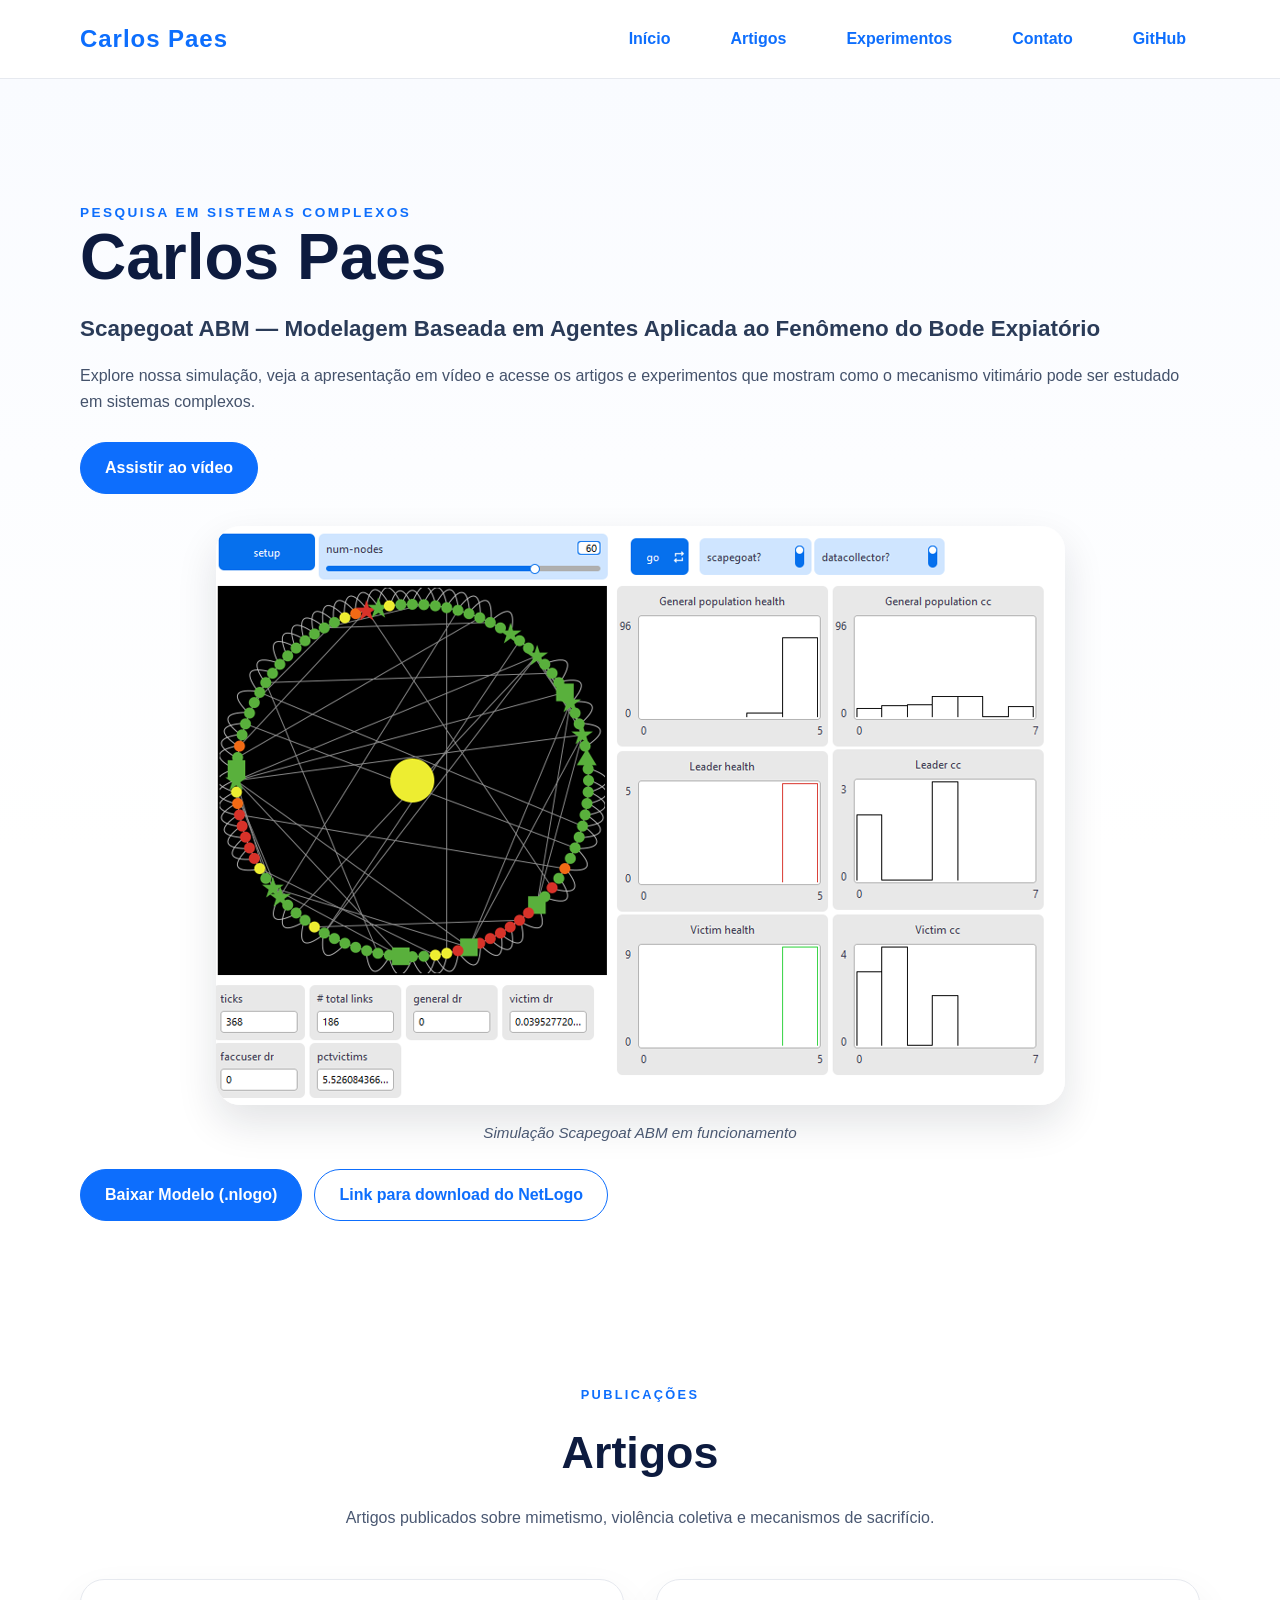
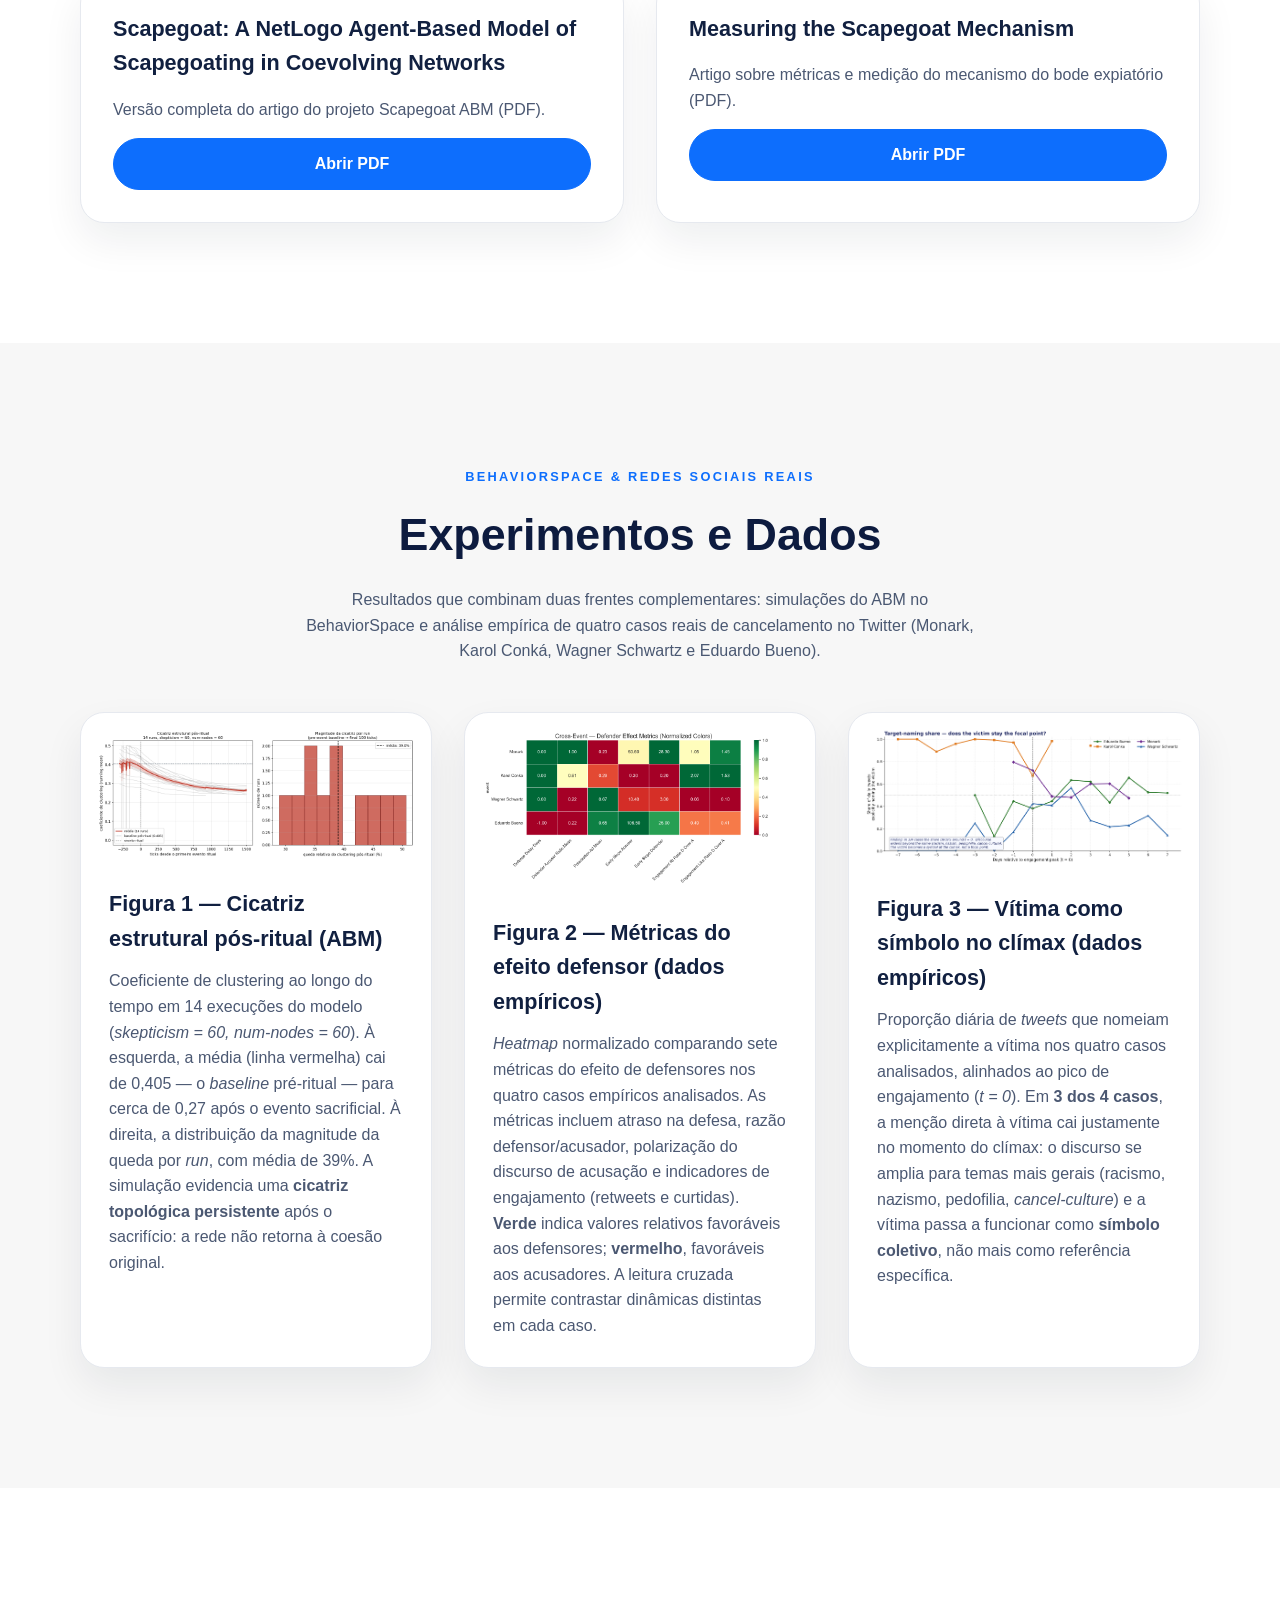
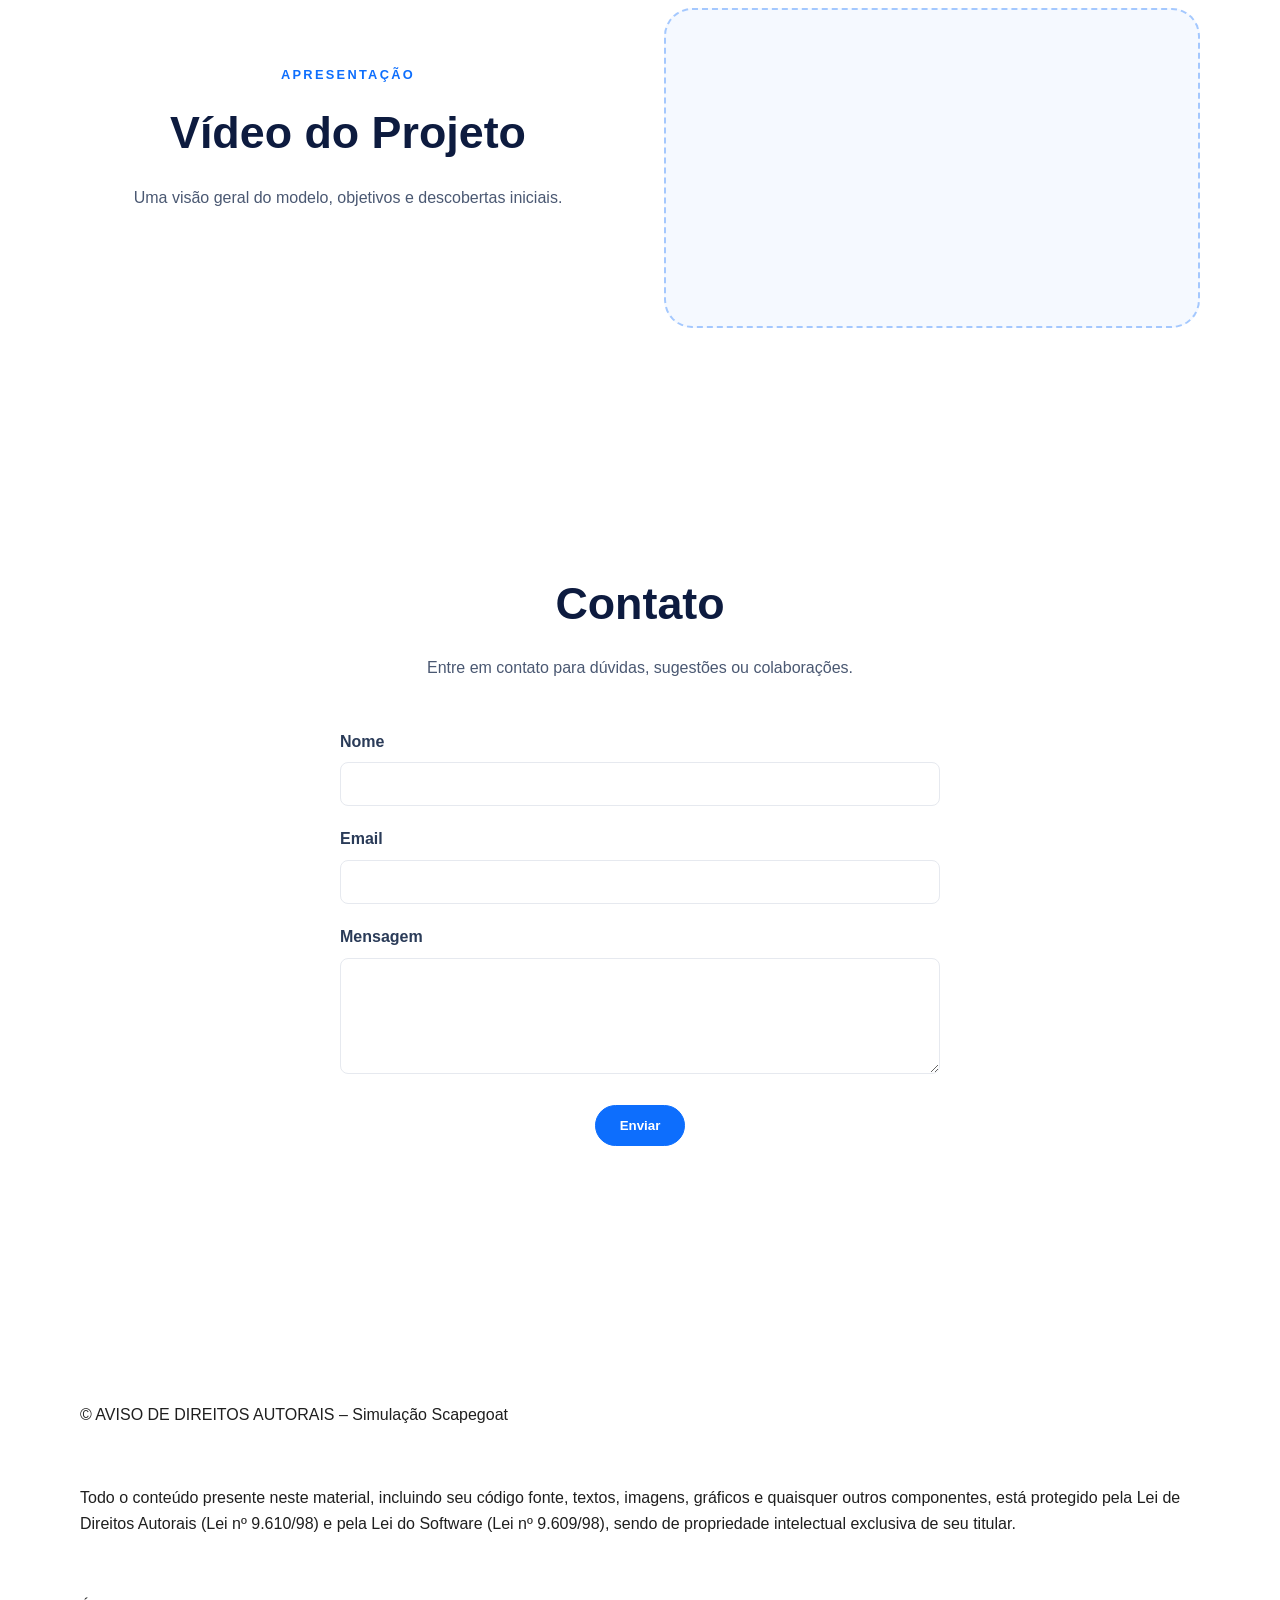
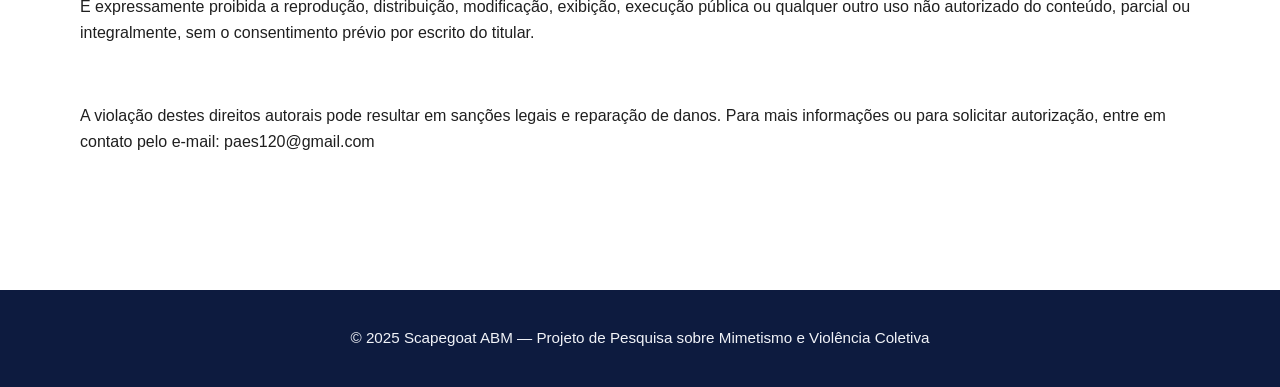
<file: index.html>
<!DOCTYPE html>
<html lang="pt-BR">
<head>
  <meta charset="UTF-8">
  <meta name="viewport" content="width=device-width, initial-scale=1.0">
  <title>Carlos Paes</title>
  <link rel="stylesheet" href="styles.css">
</head>
<body>
  <header class="site-header">
    <div class="container">
      <div class="logo">Carlos Paes</div>
      <nav class="main-nav" aria-label="Navegação principal">
        <a href="#hero">Início</a>
        <a href="#blog">Artigos</a>
        <a href="#experimentos">Experimentos</a>
        <a href="#contato">Contato</a>
        <a href="https://github.com/carlospaes120/scapegoat/issues" target="_blank">GitHub</a>
      </nav>
    </div>
  </header>

  <main>
    <section class="hero" id="hero">
      <div class="container hero-grid">
        <div class="hero-content">
          <span class="tagline">Pesquisa em sistemas complexos</span>
          <h1>Carlos Paes</h1>
          <p class="hero-subtitle">Scapegoat ABM — Modelagem Baseada em Agentes Aplicada ao Fenômeno do Bode Expiatório</p>
          <p class="hero-description">
            Explore nossa simulação, veja a apresentação em vídeo e acesse os artigos e experimentos
            que mostram como o mecanismo vitimário pode ser estudado em sistemas complexos.
          </p>
          <div class="hero-actions">
            <a class="btn btn-primary" href="#video">Assistir ao vídeo</a>
          </div>
          <figure class="simulation-figure">
            <img src="img/simulacao.png" alt="Simulação Scapegoat ABM em funcionamento">
            <figcaption>Simulação Scapegoat ABM em funcionamento</figcaption>
          </figure>
          <div class="hero-actions" style="margin-top: 24px;">
            <a class="btn btn-primary" href="https://www.comses.net/codebases/44d0678d-1412-40d9-8a02-a857a5f1d81d/releases/1.0.1/" target="_blank">Baixar Modelo (.nlogo)</a>
            <a class="btn btn-outline" href="https://ccl.northwestern.edu/netlogo/" target="_blank">Link para download do NetLogo</a>
          </div>
        </div>
      </div>
    </section>

    <section class="section" id="blog">
      <div class="container">
        <header class="section-header">
          <span class="section-kicker">Publicações</span>
          <h2>Artigos</h2>
          <p>Artigos publicados sobre mimetismo, violência coletiva e mecanismos de sacrifício.</p>
        </header>
        <div class="card-grid">
          <article class="card">
            <h3>Scapegoat: A NetLogo Agent-Based Model of Scapegoating in Coevolving Networks</h3>
            <p>Versão completa do artigo do projeto Scapegoat ABM (PDF).</p>
            <a class="btn btn-primary" href="pdf/netlogo-paper-final.pdf" target="_blank" rel="noopener">Abrir PDF</a>
          </article>
          <article class="card">
            <h3>Measuring the Scapegoat Mechanism</h3>
            <p>Artigo sobre métricas e medição do mecanismo do bode expiatório (PDF).</p>
            <a class="btn btn-primary" href="pdf/Measuring-the-scapegoat-mechanism2.pdf" target="_blank" rel="noopener">Abrir PDF</a>
          </article>
        </div>
      </div>
    </section>

    <section class="section section-muted" id="experimentos">
      <div class="container">
        <header class="section-header">
          <span class="section-kicker">BehaviorSpace &amp; Redes Sociais Reais</span>
          <h2>Experimentos e Dados</h2>
          <p>
            Resultados que combinam duas frentes complementares: simulações do ABM no BehaviorSpace e
            análise empírica de quatro casos reais de cancelamento no Twitter (Monark, Karol Conká,
            Wagner Schwartz e Eduardo Bueno).
          </p>
        </header>
        <div class="card-grid experiments-grid">
          <article class="card card-media">
            <figure>
              <img src="img/abm_structural_scar.png" alt="Coeficiente de clustering ao longo do tempo em 14 simulações do ABM, mostrando queda persistente após o evento ritual e histograma da magnitude da queda">
            </figure>
            <div class="card-body">
              <h3>Figura 1 — Cicatriz estrutural pós-ritual (ABM)</h3>
              <p>
                Coeficiente de clustering ao longo do tempo em 14 execuções do modelo
                (<em>skepticism = 60, num-nodes = 60</em>). À esquerda, a média (linha vermelha)
                cai de 0,405 — o <em>baseline</em> pré-ritual — para cerca de 0,27 após o
                evento sacrificial. À direita, a distribuição da magnitude da queda por <em>run</em>,
                com média de 39%. A simulação evidencia uma <strong>cicatriz topológica persistente</strong>
                após o sacrifício: a rede não retorna à coesão original.
              </p>
            </div>
          </article>
          <article class="card card-media">
            <figure>
              <img src="img/real_heatmap.png" alt="Heatmap comparando métricas do efeito defensor nos quatro casos empíricos de cancelamento no Twitter">
            </figure>
            <div class="card-body">
              <h3>Figura 2 — Métricas do efeito defensor (dados empíricos)</h3>
              <p>
                <em>Heatmap</em> normalizado comparando sete métricas do efeito de defensores
                nos quatro casos empíricos analisados. As métricas incluem atraso na defesa,
                razão defensor/acusador, polarização do discurso de acusação e indicadores
                de engajamento (retweets e curtidas). <strong>Verde</strong> indica valores
                relativos favoráveis aos defensores; <strong>vermelho</strong>, favoráveis
                aos acusadores. A leitura cruzada permite contrastar dinâmicas distintas
                em cada caso.
              </p>
            </div>
          </article>
          <article class="card card-media">
            <figure>
              <img src="img/real_victim_share.png" alt="Proporção diária de tweets que nomeiam explicitamente a vítima ao longo do tempo, alinhados ao pico de engajamento">
            </figure>
            <div class="card-body">
              <h3>Figura 3 — Vítima como símbolo no clímax (dados empíricos)</h3>
              <p>
                Proporção diária de <em>tweets</em> que nomeiam explicitamente a vítima nos
                quatro casos analisados, alinhados ao pico de engajamento (<em>t = 0</em>).
                Em <strong>3 dos 4 casos</strong>, a menção direta à vítima cai justamente no
                momento do clímax: o discurso se amplia para temas mais gerais (racismo, nazismo,
                pedofilia, <em>cancel-culture</em>) e a vítima passa a funcionar como
                <strong>símbolo coletivo</strong>, não mais como referência específica.
              </p>
            </div>
          </article>
        </div>
      </div>
    </section>

    <section class="section" id="video">
      <div class="container video-section">
        <div class="video-content">
          <header class="section-header">
            <span class="section-kicker">Apresentação</span>
            <h2>Vídeo do Projeto</h2>
            <p>Uma visão geral do modelo, objetivos e descobertas iniciais.</p>
          </header>
        </div>
        <div class="video-placeholder" role="presentation">
          <iframe
            src="https://www.youtube.com/embed/Yu8EOIO4uGk?rel=0&modestbranding=1"
            title="Video"
            frameborder="0"
            allow="accelerometer; clipboard-write; encrypted-media; gyroscope; picture-in-picture"
            allowfullscreen
            style="width: 100%; height: 100%;">
          </iframe>
        </div>
      </div>
    </section>

    <section class="section" id="contato">
      <div class="container">
        <header class="section-header">
          <h2>Contato</h2>
          <p>Entre em contato para dúvidas, sugestões ou colaborações.</p>
        </header>
        <form action="mailto:paes120@gmail.com" method="post" enctype="text/plain" style="max-width: 600px; margin: 0 auto;">
          <div style="margin-bottom: 20px;">
            <label for="nome" style="display: block; margin-bottom: 8px; font-weight: 600; color: #2a3b58;">Nome</label>
            <input type="text" id="nome" name="nome" required style="width: 100%; padding: 12px; border: 1px solid #e6e9ef; border-radius: 8px; font-size: 1rem; font-family: inherit;">
          </div>
          <div style="margin-bottom: 20px;">
            <label for="email" style="display: block; margin-bottom: 8px; font-weight: 600; color: #2a3b58;">Email</label>
            <input type="email" id="email" name="email" required style="width: 100%; padding: 12px; border: 1px solid #e6e9ef; border-radius: 8px; font-size: 1rem; font-family: inherit;">
          </div>
          <div style="margin-bottom: 24px;">
            <label for="mensagem" style="display: block; margin-bottom: 8px; font-weight: 600; color: #2a3b58;">Mensagem</label>
            <textarea id="mensagem" name="mensagem" rows="5" required style="width: 100%; padding: 12px; border: 1px solid #e6e9ef; border-radius: 8px; font-size: 1rem; font-family: inherit; resize: vertical;"></textarea>
          </div>
          <div style="text-align: center;">
            <button type="submit" class="btn btn-primary">Enviar</button>
          </div>
        </form>
      </div>
    </section>
  </main>

  <section class="section">
    <div class="container">
      <p>© AVISO DE DIREITOS AUTORAIS – Simulação Scapegoat</p>
      <p>&nbsp;</p>
      <p>Todo o conteúdo presente neste material, incluindo seu código fonte, textos, imagens, gráficos e quaisquer outros componentes, está protegido pela Lei de Direitos Autorais (Lei nº 9.610/98) e pela Lei do Software (Lei nº 9.609/98), sendo de propriedade intelectual exclusiva de seu titular.</p>
      <p>&nbsp;</p>
      <p>É expressamente proibida a reprodução, distribuição, modificação, exibição, execução pública ou qualquer outro uso não autorizado do conteúdo, parcial ou integralmente, sem o consentimento prévio por escrito do titular.</p>
      <p>&nbsp;</p>
      <p>A violação destes direitos autorais pode resultar em sanções legais e reparação de danos. Para mais informações ou para solicitar autorização, entre em contato pelo e-mail: paes120@gmail.com</p>
    </div>
  </section>

  <footer class="site-footer">
    <div class="container">
      <p>© 2025 Scapegoat ABM — Projeto de Pesquisa sobre Mimetismo e Violência Coletiva</p>
    </div>
  </footer>

  <script>
    document.addEventListener('DOMContentLoaded', function () {
      // // inserir gráfico do BehaviorSpace aqui
      // Futuro: inicializar gráficos interativos com Chart.js ou bibliotecas equivalentes.
    });
  </script>
</body>
</html>
</file>
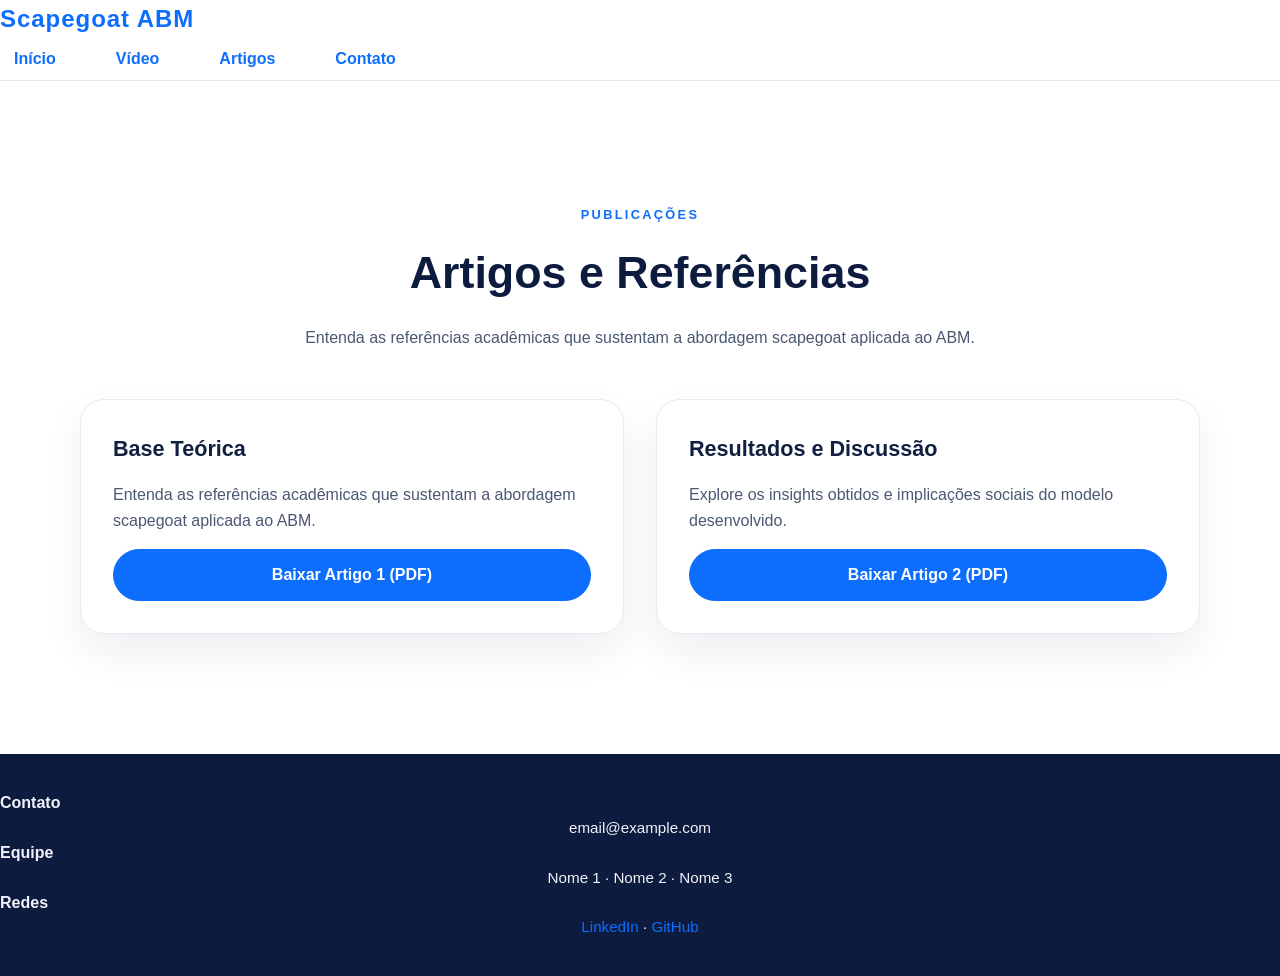
<file: artigos.html>
<!DOCTYPE html>
<html lang="pt-BR">
<head>
  <meta charset="UTF-8">
  <meta name="viewport" content="width=device-width, initial-scale=1.0">
  <title>Artigos - Scapegoat ABM</title>
  <link rel="stylesheet" href="styles.css">
</head>
<body>
  <header class="site-header">
    <div class="logo">Scapegoat ABM</div>
    <nav class="main-nav">
      <a href="index.html">Início</a>
      <a href="video.html">Vídeo</a>
      <a href="artigos.html">Artigos</a>
      <a href="index.html#contato">Contato</a>
    </nav>
  </header>

  <main class="section">
    <div class="container">
      <div class="section-header">
        <span class="section-kicker">Publicações</span>
        <h2>Artigos e Referências</h2>
        <p>Entenda as referências acadêmicas que sustentam a abordagem scapegoat aplicada ao ABM.</p>
      </div>

      <div class="card-grid">
        <article id="artigo-1" class="card">
          <h3>Base Teórica</h3>
          <p>Entenda as referências acadêmicas que sustentam a abordagem scapegoat aplicada ao ABM.</p>
          <a href="assets/pdfs/artigo-pronto.pdf" class="btn btn-primary" target="_blank">Baixar Artigo 1 (PDF)</a>
        </article>

        <article id="artigo-2" class="card">
          <h3>Resultados e Discussão</h3>
          <p>Explore os insights obtidos e implicações sociais do modelo desenvolvido.</p>
          <a href="assets/pdfs/Measuring-the-scapegoat-mechanism2.pdf" class="btn btn-primary" target="_blank">Baixar Artigo 2 (PDF)</a>
        </article>
      </div>
    </div>
  </main>

  <footer class="site-footer">
    <div>
      <strong>Contato</strong>
      <p>email@example.com</p>
    </div>
    <div>
      <strong>Equipe</strong>
      <p>Nome 1 · Nome 2 · Nome 3</p>
    </div>
    <div>
      <strong>Redes</strong>
      <p><a href="#">LinkedIn</a> · <a href="#">GitHub</a></p>
    </div>
  </footer>
</body>
</html>
</file>
<file: styles.css>
*,
*::before,
*::after {
  box-sizing: border-box;
}

html {
  scroll-behavior: smooth;
}

body {
  margin: 0;
  font-family: Arial, Helvetica, sans-serif;
  background-color: #ffffff;
  color: #1f1f1f;
  line-height: 1.6;
}

a {
  color: #0d6efd;
  text-decoration: none;
  transition: color 0.2s ease;
}

a:hover {
  color: #0a52c6;
}

img {
  max-width: 100%;
  display: block;
}

.container {
  width: min(1120px, 92%);
  margin: 0 auto;
}

.site-header {
  position: sticky;
  top: 0;
  z-index: 10;
  background: rgba(255, 255, 255, 0.9);
  backdrop-filter: blur(8px);
  border-bottom: 1px solid #e6e9ef;
}

.site-header .container {
  display: flex;
  align-items: center;
  justify-content: space-between;
  padding: 18px 0;
}

.logo {
  font-size: 1.5rem;
  font-weight: 700;
  letter-spacing: 0.04em;
  color: #0d6efd;
}

.main-nav {
  display: flex;
  gap: clamp(12px, 3vw, 32px);
  font-weight: 600;
}

.main-nav a {
  padding: 8px 14px;
  border-radius: 999px;
  transition: background-color 0.2s ease, color 0.2s ease, transform 0.2s ease;
}

.main-nav a:hover {
  background-color: #0d6efd;
  color: #ffffff;
  transform: translateY(-1px);
}

.hero {
  background: linear-gradient(180deg, #f9fbff 0%, #ffffff 65%);
  padding: clamp(64px, 12vw, 120px) 0 40px;
}

.hero-grid {
  display: grid;
  grid-template-columns: repeat(auto-fit, minmax(280px, 1fr));
  gap: clamp(32px, 6vw, 64px);
  align-items: center;
}

.hero-content h1 {
  margin: 0;
  font-size: clamp(2.8rem, 6vw, 4rem);
  line-height: 1.05;
  color: #0d1b3f;
}

.tagline {
  text-transform: uppercase;
  font-weight: 700;
  letter-spacing: 0.18em;
  font-size: 0.85rem;
  color: #0d6efd;
}

.hero-subtitle {
  font-size: clamp(1.1rem, 2.4vw, 1.4rem);
  font-weight: 600;
  color: #2a3b58;
  margin: 20px 0 12px;
}

.hero-description {
  margin-bottom: 28px;
  color: #44526b;
}

.hero-actions {
  display: flex;
  flex-wrap: wrap;
  gap: 12px;
}

.btn {
  display: inline-flex;
  align-items: center;
  justify-content: center;
  gap: 8px;
  padding: 12px 24px;
  border-radius: 999px;
  font-weight: 600;
  border: 1px solid transparent;
  transition: transform 0.2s ease, box-shadow 0.2s ease, background-color 0.2s ease, color 0.2s ease;
}

.btn:hover {
  transform: translateY(-2px);
  box-shadow: 0 12px 24px rgba(13, 110, 253, 0.22);
}

.btn-primary {
  background-color: #0d6efd;
  color: #ffffff;
  border-color: #0d6efd;
}

.btn-primary:hover {
  background-color: #0a52c6;
}

.btn-outline {
  background-color: transparent;
  color: #0d6efd;
  border-color: #0d6efd;
}

.btn-outline:hover {
  background-color: rgba(13, 110, 253, 0.1);
}

.btn-text {
  padding: 8px 0;
  color: #0d6efd;
  font-weight: 600;
}

.btn-text:hover {
  color: #0a52c6;
  transform: none;
  box-shadow: none;
}

.hero-figure {
  margin: clamp(32px, 6vw, 48px) auto 0;
  border-radius: 28px;
  overflow: hidden;
  width: min(960px, 92%);
  box-shadow: 0 24px 48px rgba(13, 27, 63, 0.18);
}

.section {
  padding: clamp(72px, 12vw, 120px) 0;
}

.section-muted {
  background-color: #f7f7f7;
}

.section-header {
  max-width: 680px;
  margin: 0 auto 48px;
  text-align: center;
}

.section-kicker {
  display: inline-block;
  text-transform: uppercase;
  letter-spacing: 0.18em;
  font-size: 0.8rem;
  font-weight: 700;
  color: #0d6efd;
  margin-bottom: 12px;
}

.section-header h2 {
  margin: 0 0 16px;
  font-size: clamp(2rem, 4vw, 2.8rem);
  color: #0d1b3f;
}

.section-header p {
  color: #4a5872;
}

.card-grid {
  display: grid;
  gap: clamp(20px, 4vw, 32px);
  grid-template-columns: repeat(auto-fit, minmax(260px, 1fr));
}

.card {
  background: #ffffff;
  border-radius: 24px;
  padding: clamp(24px, 3vw, 32px);
  box-shadow: 0 18px 40px rgba(15, 23, 42, 0.07);
  display: flex;
  flex-direction: column;
  gap: 16px;
  border: 1px solid #e6e9ef;
}

.card h3 {
  margin: 0;
  font-size: 1.35rem;
  color: #112040;
}

.card p {
  margin: 0;
  color: #4b5872;
}

.card-media figure {
  margin: -12px -12px 12px;
  border-radius: 20px;
  overflow: hidden;
}

.card-body {
  display: flex;
  flex-direction: column;
  gap: 12px;
}

.experiments-grid .card {
  padding: clamp(20px, 2.6vw, 28px);
}

.video-section {
  display: grid;
  grid-template-columns: repeat(auto-fit, minmax(280px, 1fr));
  gap: clamp(32px, 5vw, 48px);
  align-items: center;
}

.video-content {
  display: flex;
  flex-direction: column;
  gap: 24px;
  align-items: flex-start;
}

.video-placeholder {
  border-radius: 28px;
  border: 2px dashed rgba(13, 110, 253, 0.35);
  min-height: clamp(220px, 32vw, 320px);
  display: flex;
  align-items: center;
  justify-content: center;
  color: #6b7b97;
  background: rgba(13, 110, 253, 0.04);
}

.site-footer {
  background-color: #0d1b3f;
  color: #f1f3f8;
  padding: 36px 0;
}

.site-footer p {
  margin: 0;
  text-align: center;
  font-size: 0.95rem;
}

@media (max-width: 768px) {
  .site-header .container {
    flex-direction: column;
    gap: 12px;
  }

  .main-nav {
    flex-wrap: wrap;
    justify-content: center;
  }

  .hero-actions {
    width: 100%;
  }

  .btn {
    width: 100%;
  }
}

.simulacao-preview {
  display: block;
  margin: 0 auto;
}

.simulation-figure {
  margin: 32px auto 0;
  max-width: 100%;
  text-align: center;
}

.simulation-figure img {
  max-width: 100%;
  height: auto;
  border-radius: 24px;
  box-shadow: 0 18px 40px rgba(15, 23, 42, 0.12);
  margin: 0 auto;
}

.simulation-figure figcaption {
  margin-top: 16px;
  font-size: 0.95rem;
  color: #4a5872;
  font-style: italic;
}

@media (prefers-reduced-motion: reduce) {
  * {
    animation-duration: 0.01ms !important;
    animation-iteration-count: 1 !important;
    transition-duration: 0.01ms !important;
    scroll-behavior: auto !important;
  }
}
</file>
